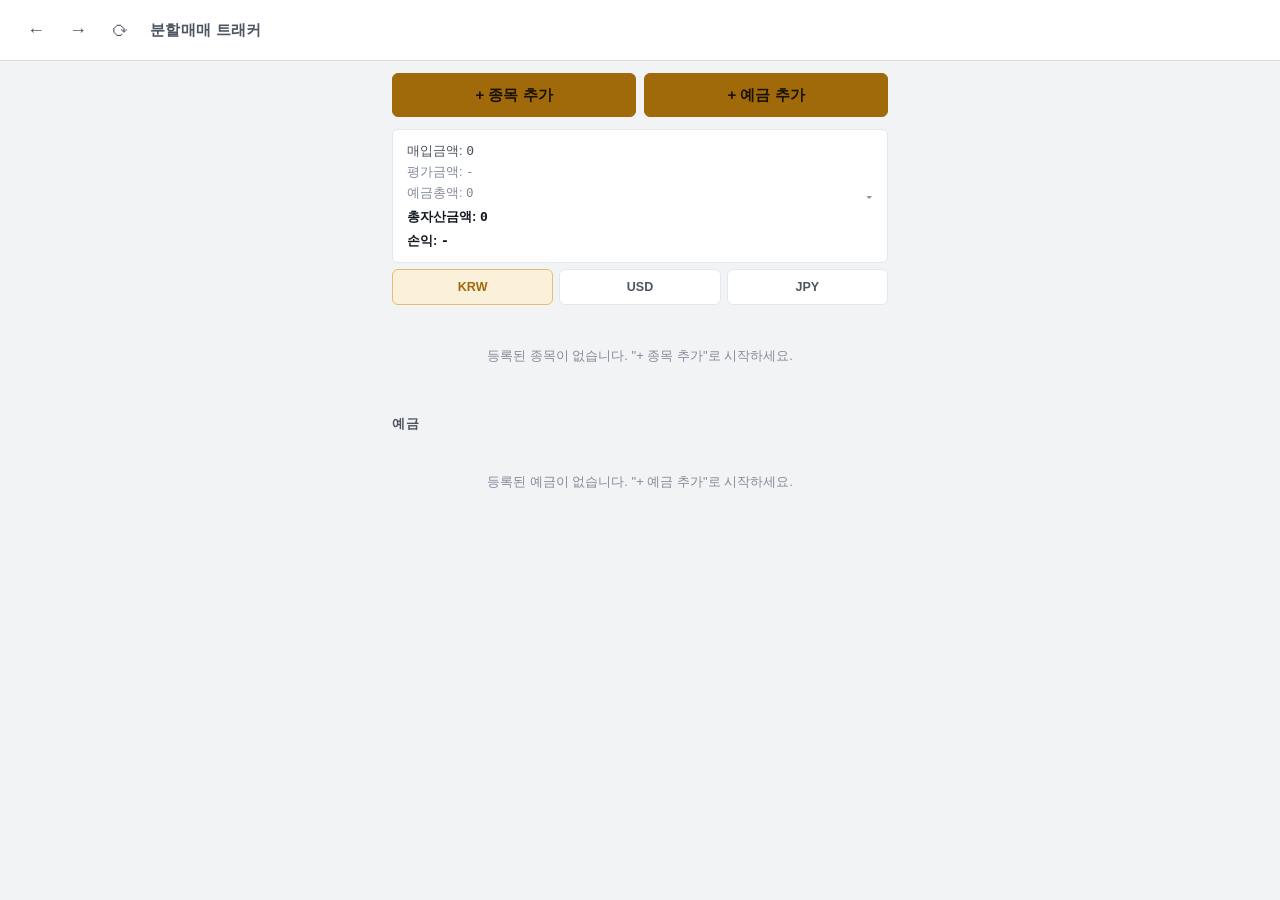
<file: index.html>
<!DOCTYPE html>
<html lang="ko">
<head>
<meta charset="UTF-8" />
<meta name="viewport" content="width=device-width, initial-scale=1, maximum-scale=1, user-scalable=no, viewport-fit=cover" />
<title>분할매매 의사결정 보조 도구</title>
<meta name="description" content="ATR 기반 분할매수·분할매도 의사결정 보조 도구" />
<meta name="theme-color" content="#ffffff" />
<link rel="manifest" href="manifest.json" />
<link rel="icon" href="icons/icon-192.png" />
<link rel="apple-touch-icon" href="icons/icon-192.png" />
<meta name="apple-mobile-web-app-capable" content="yes" />
<meta name="apple-mobile-web-app-status-bar-style" content="default" />
<meta name="apple-mobile-web-app-title" content="분할매매" />
<link rel="stylesheet" href="style.css" />
</head>
<body>

<header class="app-header">
  <div class="header-nav">
    <button id="btn-nav-back" class="icon-btn" aria-label="뒤로가기">←</button>
    <button id="btn-nav-forward" class="icon-btn" aria-label="앞으로가기">→</button>
    <button id="btn-nav-refresh" class="icon-btn" aria-label="새로고침">⟳</button>
  </div>
  <h1 id="header-title">분할매매 트래커</h1>
</header>

<main id="main-content">

  <!-- 화면 1: 종목 목록 -->
  <section id="view-list">
    <div class="list-toolbar">
      <button id="btn-add-stock" class="btn btn-primary">+ 종목 추가</button>
      <button id="btn-add-deposit" class="btn btn-primary">+ 예금 추가</button>
    </div>

    <div class="total-summary-block">
      <button id="btn-toggle-total" class="total-summary-toggle">
        <div class="total-lines">
          <div class="total-line">매입금액: <span id="total-cost-sum" class="mono">-</span></div>
          <div class="total-line total-eval-line">평가금액: <span id="total-eval-sum" class="mono">-</span></div>
          <div class="total-line total-eval-line">예금총액: <span id="total-deposit-sum" class="mono">-</span></div>
          <div class="total-line total-highlight-line">총자산금액: <span id="total-asset-sum" class="mono">-</span></div>
          <div class="total-line total-highlight-line">손익: <span id="total-pnl-sum" class="mono">-</span></div>
        </div>
        <span class="chevron" id="total-chevron">▾</span>
      </button>
      <div class="currency-switch" id="currency-switch">
        <button type="button" class="currency-pill" data-currency="KRW">KRW</button>
        <button type="button" class="currency-pill" data-currency="USD">USD</button>
        <button type="button" class="currency-pill" data-currency="JPY">JPY</button>
      </div>
      <p class="total-missing-note" id="total-missing-note" hidden></p>
      <p class="total-missing-note" id="total-eval-missing-note" hidden></p>
      <p class="total-missing-note" id="total-deposit-missing-note" hidden></p>
    </div>
    <div id="total-summary-detail" class="total-summary-detail" hidden>
      <div id="total-detail-rows"></div>
      <div id="total-deposit-detail-rows"></div>
      <div class="fx-settings">
        <p class="fx-status" id="fx-status"></p>
        <div id="fx-rate-rows"></div>
        <div class="fx-actions">
          <button type="button" id="btn-fx-refresh" class="link-btn">환율 자동 새로고침</button>
          <button type="button" id="btn-fx-save" class="btn btn-secondary btn-block">수동 입력 환율 저장</button>
        </div>
      </div>
      <button type="button" id="btn-export-data" class="btn btn-secondary btn-block">데이터 내보내기 (다른 기기로 옮기기용)</button>
    </div>

    <div id="stock-list" class="stock-list"></div>
    <p id="stock-list-empty" class="empty-hint" hidden>등록된 종목이 없습니다. "+ 종목 추가"로 시작하세요.</p>

    <h2 class="list-section-title">예금</h2>
    <div id="deposit-list" class="deposit-list"></div>
    <p id="deposit-list-empty" class="empty-hint" hidden>등록된 예금이 없습니다. "+ 예금 추가"로 시작하세요.</p>
  </section>

  <!-- 화면 2: 종목 상세 -->
  <section id="view-detail" hidden>

    <!-- 1. 보유 현황 -->
    <section class="panel">
      <div class="holding-summary-grid">
        <div class="summary-item">
          <span class="summary-label">평균단가</span>
          <span class="summary-value mono" id="d-avg-price">-</span>
        </div>
        <div class="summary-item">
          <span class="summary-label">보유수량</span>
          <span class="summary-value mono" id="d-qty">-</span>
        </div>
        <div class="summary-item">
          <span class="summary-label">매입금액</span>
          <span class="summary-value mono" id="d-cost-basis">-</span>
        </div>
        <div class="summary-item" id="d-pnl-wrap">
          <span class="summary-label">평가손익 / 수익률</span>
          <span class="summary-value mono" id="d-pnl">현재가 미입력</span>
        </div>
      </div>
    </section>

    <!-- 2. 신호등 -->
    <div id="signal-banner" class="signal-banner" hidden>
      <span id="signal-text"></span>
    </div>

    <!-- 3. 입력 3칸 -->
    <section class="panel">
      <h2 class="panel-title">오늘의 입력</h2>
      <div class="field-group">
        <label for="input-current-price">현재가</label>
        <input type="number" id="input-current-price" inputmode="decimal" step="0.01" />
      </div>
      <div class="field-group">
        <label for="input-atr">ATR(14)</label>
        <input type="number" id="input-atr" inputmode="decimal" step="0.01" />
      </div>
      <div class="field-group">
        <label for="input-post-high">보유 후 최고가</label>
        <input type="number" id="input-post-high" inputmode="decimal" step="0.01" />
        <label class="toggle-inline">
          <input type="checkbox" id="input-auto-update-high" />
          현재가 입력 시 자동 갱신
        </label>
      </div>
    </section>

    <!-- 4. 매매 기준 -->
    <section class="panel">
      <h2 class="panel-title">매매 기준</h2>
      <div class="criteria-row criteria-buy">
        <span class="criteria-label">다음 매수가</span>
        <span class="criteria-value mono" id="d-next-buy">-</span>
      </div>
      <div class="criteria-row criteria-profit">
        <span class="criteria-label">익절가</span>
        <span class="criteria-value mono" id="d-take-profit">-</span>
      </div>
      <div class="criteria-row criteria-stop">
        <span class="criteria-label">추적 손절선</span>
        <span class="criteria-value mono" id="d-trailing-stop">-</span>
      </div>
    </section>

    <!-- 5. 하락 구간 -->
    <section class="panel">
      <h2 class="panel-title">보유 후 최고가 대비 위치</h2>
      <p class="drawdown-line" id="drawdown-current-line">보유 후 최고가 정보가 없습니다.</p>
      <button id="btn-toggle-drawdown" class="link-btn">하락 구간 더보기 ▾</button>
      <div id="drawdown-table-wrap" class="table-wrap" hidden>
        <table class="data-table">
          <thead><tr><th>구간</th><th>가격</th></tr></thead>
          <tbody id="drawdown-body"></tbody>
        </table>
      </div>
    </section>

    <!-- 6. 부분 매도 시뮬레이션 -->
    <section class="panel">
      <h2 class="panel-title">부분 매도 시뮬레이션</h2>
      <div class="table-wrap">
        <table class="data-table">
          <thead><tr><th>비율</th><th>수량</th><th>실현손익</th></tr></thead>
          <tbody id="partial-sell-body"></tbody>
        </table>
      </div>
      <div class="field-group inline-field">
        <label for="input-custom-pct">직접 입력 (%)</label>
        <input type="number" id="input-custom-pct" inputmode="decimal" min="0" max="100" step="1" />
      </div>
      <p class="inline-result" id="custom-pct-result"></p>
    </section>

    <!-- 8. 거래 이력 -->
    <section class="panel">
      <h2 class="panel-title">거래 이력</h2>
      <p class="tx-hint">행을 탭하면 수정하거나 삭제할 수 있습니다.</p>
      <div class="table-wrap">
        <table class="data-table">
          <thead><tr><th>구분</th><th>날짜</th><th>단가</th><th>수량</th><th>실현손익</th><th></th></tr></thead>
          <tbody id="tx-body"></tbody>
        </table>
      </div>
      <p id="tx-empty" class="empty-hint" hidden>거래 이력이 없습니다.</p>
      <button id="btn-toggle-tx-all" class="link-btn" hidden>전체 보기 ▾</button>
    </section>

    <!-- 9. 종목 설정 -->
    <details class="panel settings-details" id="settings-details">
      <summary class="panel-title">종목 설정</summary>
      <div class="field-group">
        <label for="settings-name">종목명</label>
        <input type="text" id="settings-name" />
      </div>
      <div class="field-group">
        <label for="settings-currency">통화</label>
        <input type="text" id="settings-currency" />
      </div>
      <div class="field-group">
        <label for="settings-buy-mult">매수 ATR 배수</label>
        <input type="number" id="settings-buy-mult" inputmode="decimal" step="0.1" min="0" />
      </div>
      <div class="field-group">
        <label for="settings-sell-mult">매도(익절) ATR 배수</label>
        <input type="number" id="settings-sell-mult" inputmode="decimal" step="0.1" min="0" />
      </div>
      <div class="field-group">
        <label for="settings-stop-mult">추적 손절 ATR 배수</label>
        <input type="number" id="settings-stop-mult" inputmode="decimal" step="0.1" min="0" />
      </div>
      <button id="btn-save-settings" class="btn btn-secondary btn-block">설정 저장</button>
      <div class="settings-danger-zone">
        <button id="btn-reset-stock" class="btn btn-danger btn-block">종목 초기화 (거래이력 전체 삭제)</button>
        <button id="btn-delete-stock" class="btn btn-danger btn-block">종목 삭제</button>
      </div>
    </details>

  </section>

</main>

<!-- 하단 고정 버튼 (종목 상세에서만 노출) -->
<div id="sticky-actions" class="sticky-actions" hidden>
  <button id="btn-open-buy" class="btn btn-buy">매수 추가</button>
  <button id="btn-open-sell" class="btn btn-sell">매도 추가</button>
</div>

<!-- 거래 입력/수정 모달 -->
<div id="modal-tx" class="modal-overlay" hidden>
  <div class="modal-box">
    <h3 id="modal-tx-title">매수 추가</h3>
    <div class="field-group">
      <label for="tx-date">날짜</label>
      <input type="date" id="tx-date" />
    </div>
    <div class="field-group">
      <label for="tx-price">단가</label>
      <input type="number" id="tx-price" inputmode="decimal" step="0.01" min="0" />
    </div>
    <div class="field-group">
      <label for="tx-qty">수량</label>
      <input type="number" id="tx-qty" inputmode="decimal" step="0.0001" min="0" />
    </div>
    <div class="modal-actions">
      <button id="btn-tx-delete" class="btn btn-danger" hidden>삭제</button>
      <button id="btn-tx-cancel" class="btn btn-secondary">취소</button>
      <button id="btn-tx-save" class="btn btn-primary">저장</button>
    </div>
  </div>
</div>

<!-- 종목 추가 모달 -->
<div id="modal-add-stock" class="modal-overlay" hidden>
  <div class="modal-box">
    <h3>종목 추가</h3>
    <div class="field-group">
      <label for="add-stock-name">종목명</label>
      <input type="text" id="add-stock-name" placeholder="예: 삼성전자" />
    </div>
    <div class="field-group">
      <label for="add-stock-currency">통화</label>
      <input type="text" id="add-stock-currency" value="KRW" />
    </div>
    <div class="modal-actions">
      <button id="btn-add-stock-cancel" class="btn btn-secondary">취소</button>
      <button id="btn-add-stock-save" class="btn btn-primary">추가</button>
    </div>
  </div>
</div>

<!-- 예금 추가/수정 모달 -->
<div id="modal-deposit" class="modal-overlay" hidden>
  <div class="modal-box">
    <h3 id="modal-deposit-title">예금 추가</h3>
    <div class="field-group">
      <label for="deposit-account-name">계좌명</label>
      <input type="text" id="deposit-account-name" placeholder="예: 우리은행 예금" />
    </div>
    <div class="field-group">
      <label for="deposit-amount">예금액</label>
      <input type="number" id="deposit-amount" inputmode="decimal" step="0.01" min="0" />
    </div>
    <div class="field-group">
      <label for="deposit-currency">통화</label>
      <input type="text" id="deposit-currency" value="KRW" />
    </div>
    <div class="modal-actions">
      <button id="btn-deposit-delete" class="btn btn-danger" hidden>삭제</button>
      <button id="btn-deposit-cancel" class="btn btn-secondary">취소</button>
      <button id="btn-deposit-save" class="btn btn-primary">저장</button>
    </div>
  </div>
</div>

<!-- 공용 확인 모달 -->
<div id="modal-confirm" class="modal-overlay" hidden>
  <div class="modal-box">
    <p id="confirm-message" class="modal-message"></p>
    <div class="modal-actions">
      <button id="confirm-cancel" class="btn btn-secondary">취소</button>
      <button id="confirm-ok" class="btn btn-danger">확인</button>
    </div>
  </div>
</div>

<!-- 마이그레이션 확인 모달 -->
<div id="modal-migration" class="modal-overlay" hidden>
  <div class="modal-box">
    <p class="modal-message">기존 코스피200/QQQ 그리드 데이터를 발견했습니다. 새 구조(종목 등록형)로 변환할까요? 거래 이력은 그대로 보존됩니다.</p>
    <div class="modal-actions">
      <button id="migration-skip" class="btn btn-secondary">건너뛰기</button>
      <button id="migration-ok" class="btn btn-primary">변환하기</button>
    </div>
  </div>
</div>

<div id="toast" class="toast" hidden></div>

<script src="app.js"></script>
</body>
</html>
</file>
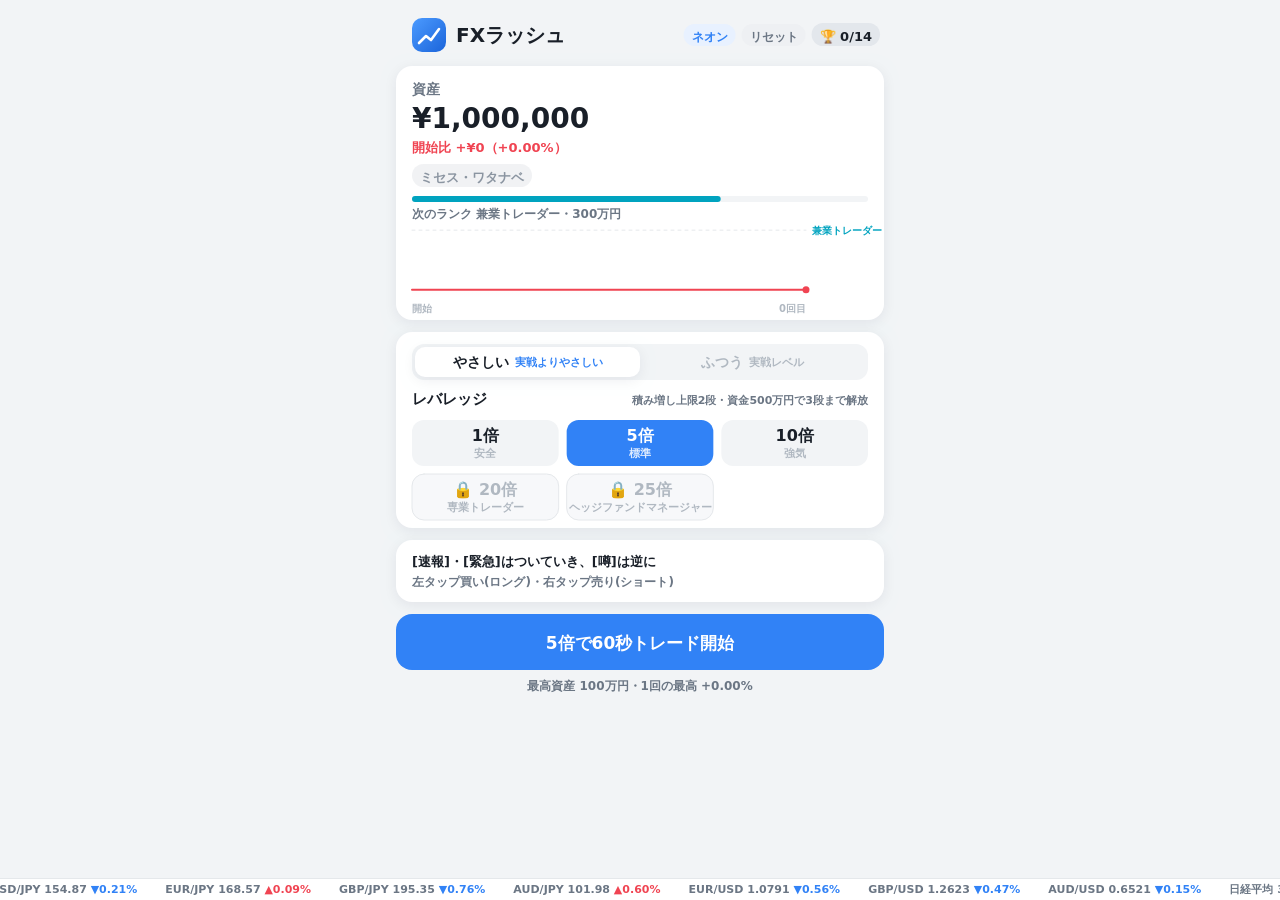
<file: fx/index.html>
<!doctype html>
<html lang="ja">
<head>
<meta charset="utf-8">
<meta name="viewport" content="width=device-width, initial-scale=1, viewport-fit=cover, user-scalable=no">
<title>FXラッシュ</title>
<style>
  html, body { margin: 0; height: 100%; background: #070a14; overflow: hidden; touch-action: none;
    -webkit-user-select: none; user-select: none; }
  canvas { display: block; }
  /* 인트로 (로딩 겸용): 테마와 상관없이 흰 바탕 */
  #intro { position: fixed; inset: 0; z-index: 10; background: #fff; display: flex; align-items: center;
    justify-content: center; transition: opacity .3s; font-family: -apple-system, 'Hiragino Sans', 'Noto Sans JP', 'Yu Gothic', sans-serif; }
  #intro.out { opacity: 0; }
  #intro .sc { position: absolute; text-align: center; opacity: 0; }
  #studio { animation: studio 1.2s ease forwards; color: #2b2f36; }
  #studio svg { display: block; margin: 0 auto 10px; }
  #studio b { font-size: 22px; font-weight: 800; letter-spacing: .12em; animation: track 1.2s ease forwards; }
  #title { animation: title .6s ease 1.25s forwards; }
  #title b { display: block; font-size: 44px; font-weight: 900; color: #000; letter-spacing: .02em; }
  #title span { display: block; margin-top: 8px; font-size: 14px; color: #6b7280; font-weight: 600; }
  @keyframes studio { 0% { opacity: 0 } 40% { opacity: 1 } 75% { opacity: 1 } 100% { opacity: 0 } }
  @keyframes track { from { letter-spacing: .12em } to { letter-spacing: .3em } }
  @keyframes title { from { opacity: 0; transform: translateY(14px) } to { opacity: 1; transform: none } }
</style>
</head>
<body>
<div id="intro">
  <div class="sc" id="studio">
    <svg width="30" height="28" viewBox="0 0 30 28" aria-hidden="true">
      <line x1="9" y1="2" x2="9" y2="24" stroke="#e5383b" stroke-width="2"/><rect x="5" y="7" width="8" height="13" rx="1" fill="#e5383b"/>
      <line x1="21" y1="4" x2="21" y2="26" stroke="#2563eb" stroke-width="2"/><rect x="17" y="9" width="8" height="12" rx="1" fill="#2563eb"/>
    </svg>
    <b>KUNOH STUDIO</b>
  </div>
  <div class="sc" id="title"><b>FXラッシュ</b><span>USD/JPY 60秒トレード</span></div>
</div>
<script>
  // 인트로: 약 2.8초 뒤(그리고 파일을 다 받은 뒤) 로비로, 탭·키 입력이면 즉시 넘김
  (function () {
    var el = document.getElementById('intro'), done = false, timeUp = false, loaded = false;
    function close(now) {
      if (done) return; done = true;
      if (now) { el.remove(); return; }
      el.className = 'out'; setTimeout(function () { el.remove(); }, 320);
    }
    function tryAuto() { if (timeUp && loaded) close(false); }
    el.addEventListener('pointerdown', function (e) { e.preventDefault(); e.stopPropagation(); close(true); });
    addEventListener('keydown', function (e) { if (!done) { e.stopImmediatePropagation(); close(true); } }, true);
    addEventListener('load', function () { loaded = true; tryAuto(); });
    setTimeout(function () { timeUp = true; tryAuto(); }, 2800);
    // 타이틀 등장 효과음: 막히면 조용히 넘어감 (기다리지 않음)
    setTimeout(function () {
      if (done) return;
      try {
        var A = window.AudioContext || window.webkitAudioContext; if (!A) return;
        var ac = new A();
        if (ac.state !== 'running') { var r = ac.resume(); if (r && r.catch) r.catch(function () {}); }
        [[880, 0], [1318.5, 0.08]].forEach(function (n) {
          var t = ac.currentTime + n[1], o = ac.createOscillator(), gn = ac.createGain();
          o.type = 'sine'; o.frequency.setValueAtTime(n[0], t);
          gn.gain.setValueAtTime(0.0001, t); gn.gain.exponentialRampToValueAtTime(0.12, t + 0.015);
          gn.gain.exponentialRampToValueAtTime(0.0001, t + 0.6);
          o.connect(gn).connect(ac.destination); o.start(t); o.stop(t + 0.65);
        });
        setTimeout(function () { try { ac.close(); } catch (e) {} }, 1000);
      } catch (e) {}
    }, 1250);
  })();
</script>
<canvas id="c"></canvas>
<script src="content.js?v=2"></script>
<script src="game.js?v=8"></script>
<script>
  // 기본 디자인은 증권사 앱, 메뉴에서 네온으로 바꿀 수 있음
  var theme = 'mts';
  try { theme = localStorage.getItem('fxrush-theme') || 'mts'; } catch (e) {}
  if (theme !== 'neon') document.write('<script src="mts.js?v=6"><\/script>');
</script>
</body>
</html>
</file>
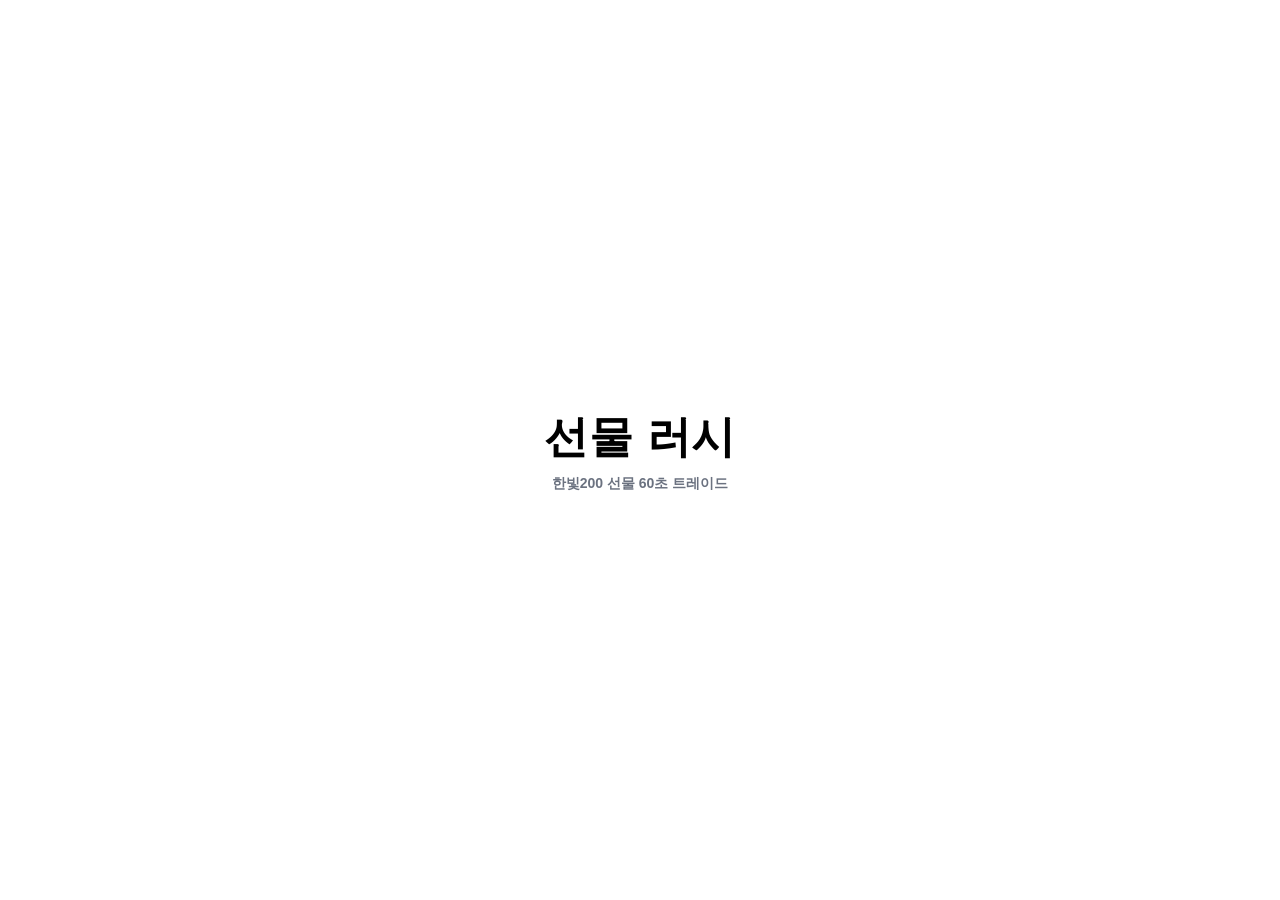
<file: rush/index.html>
<!doctype html>
<html lang="ko">
<head>
<meta charset="utf-8">
<meta name="viewport" content="width=device-width, initial-scale=1, viewport-fit=cover, user-scalable=no">
<title>선물 러시</title>
<style>
  html, body { margin: 0; height: 100%; background: #070a14; overflow: hidden; touch-action: none;
    -webkit-user-select: none; user-select: none; }
  canvas { display: block; }
  /* 인트로 (로딩 겸용): 테마와 상관없이 흰 바탕 */
  #intro { position: fixed; inset: 0; z-index: 10; background: #fff; display: flex; align-items: center;
    justify-content: center; transition: opacity .3s; font-family: -apple-system, 'Apple SD Gothic Neo', 'Noto Sans KR', 'Malgun Gothic', sans-serif; }
  #intro.out { opacity: 0; }
  #intro .sc { position: absolute; text-align: center; opacity: 0; }
  #studio { animation: studio 1.2s ease forwards; color: #2b2f36; }
  #studio svg { display: block; margin: 0 auto 10px; }
  #studio b { font-size: 22px; font-weight: 800; letter-spacing: .12em; animation: track 1.2s ease forwards; }
  #title { animation: title .6s ease 1.25s forwards; }
  #title b { display: block; font-size: 44px; font-weight: 900; color: #000; letter-spacing: .02em; }
  #title span { display: block; margin-top: 8px; font-size: 14px; color: #6b7280; font-weight: 600; }
  @keyframes studio { 0% { opacity: 0 } 40% { opacity: 1 } 75% { opacity: 1 } 100% { opacity: 0 } }
  @keyframes track { from { letter-spacing: .12em } to { letter-spacing: .3em } }
  @keyframes title { from { opacity: 0; transform: translateY(14px) } to { opacity: 1; transform: none } }
</style>
</head>
<body>
<div id="intro">
  <div class="sc" id="studio">
    <svg width="30" height="28" viewBox="0 0 30 28" aria-hidden="true">
      <line x1="9" y1="2" x2="9" y2="24" stroke="#e5383b" stroke-width="2"/><rect x="5" y="7" width="8" height="13" rx="1" fill="#e5383b"/>
      <line x1="21" y1="4" x2="21" y2="26" stroke="#2563eb" stroke-width="2"/><rect x="17" y="9" width="8" height="12" rx="1" fill="#2563eb"/>
    </svg>
    <b>KUNOH STUDIO</b>
  </div>
  <div class="sc" id="title"><b>선물 러시</b><span>한빛200 선물 60초 트레이드</span></div>
</div>
<script>
  // 인트로: 약 2.8초 뒤(그리고 파일을 다 받은 뒤) 로비로, 탭·키 입력이면 즉시 넘김
  (function () {
    var el = document.getElementById('intro'), done = false, timeUp = false, loaded = false;
    function close(now) {
      if (done) return; done = true;
      if (now) { el.remove(); return; }
      el.className = 'out'; setTimeout(function () { el.remove(); }, 320);
    }
    function tryAuto() { if (timeUp && loaded) close(false); }
    el.addEventListener('pointerdown', function (e) { e.preventDefault(); e.stopPropagation(); close(true); });
    addEventListener('keydown', function (e) { if (!done) { e.stopImmediatePropagation(); close(true); } }, true);
    addEventListener('load', function () { loaded = true; tryAuto(); });
    setTimeout(function () { timeUp = true; tryAuto(); }, 2800);
    // 타이틀 등장 효과음: 막히면 조용히 넘어감 (기다리지 않음)
    setTimeout(function () {
      if (done) return;
      try {
        var A = window.AudioContext || window.webkitAudioContext; if (!A) return;
        var ac = new A();
        if (ac.state !== 'running') { var r = ac.resume(); if (r && r.catch) r.catch(function () {}); }
        [[880, 0], [1318.5, 0.08]].forEach(function (n) {
          var t = ac.currentTime + n[1], o = ac.createOscillator(), gn = ac.createGain();
          o.type = 'sine'; o.frequency.setValueAtTime(n[0], t);
          gn.gain.setValueAtTime(0.0001, t); gn.gain.exponentialRampToValueAtTime(0.12, t + 0.015);
          gn.gain.exponentialRampToValueAtTime(0.0001, t + 0.6);
          o.connect(gn).connect(ac.destination); o.start(t); o.stop(t + 0.65);
        });
        setTimeout(function () { try { ac.close(); } catch (e) {} }, 1000);
      } catch (e) {}
    }, 1250);
  })();
</script>
<canvas id="c"></canvas>
<script src="game.js?v=37"></script>
<script>
  // 기본 디자인은 증권사 앱, 메뉴에서 네온으로 바꿀 수 있음
  var theme = 'mts';
  try { theme = localStorage.getItem('futures-theme') || 'mts'; } catch (e) {}
  if (theme !== 'neon') document.write('<script src="mts.js?v=21"><\/script>');
</script>
</body>
</html>
</file>
<file: style.css>
:root {
  --bg: #f2f3f5;
  --bg-elevated: #ffffff;
  --bg-card: #ffffff;
  --border: #d5d9e0;
  --border-soft: #e4e7ec;
  --text: #14181f;
  --text-dim: #4d5561;
  --text-faint: #838b99;

  --amber: #a06a0a;
  --amber-soft: #fbf0d9;
  --amber-border: #e3bd75;

  --teal: #0e8a73;
  --teal-soft: #e0f4f0;
  --teal-border: #8ed4c5;

  --green: #1a9a52;
  --red: #cf3a3a;
  --orange: #c06a0a;
  --yellow: #93820a;

  --red-soft: #fbe3e3;
  --red-border: #eaa8a8;
  --orange-soft: #fbebd9;
  --orange-border: #e3b875;
  --green-soft: #e0f5e8;
  --green-border: #8ed9ac;
  --yellow-soft: #f7f2d9;
  --yellow-border: #d9c875;

  --radius: 10px;
  --radius-sm: 6px;
  font-size: 16px;
}

* {
  box-sizing: border-box;
}

html, body {
  margin: 0;
  padding: 0;
  background: var(--bg);
  color: var(--text);
  font-family: -apple-system, BlinkMacSystemFont, "Segoe UI", "Pretendard", "Malgun Gothic", sans-serif;
  -webkit-tap-highlight-color: transparent;
}

body {
  padding-bottom: 88px;
  min-height: 100vh;
}

.mono, .summary-value, .criteria-value, .data-table td,
input[type="number"] {
  font-family: "SFMono-Regular", "Consolas", "Menlo", "Roboto Mono", monospace;
}

/* Header */
.app-header {
  position: sticky;
  top: 0;
  z-index: 10;
  background: var(--bg-elevated);
  border-bottom: 1px solid var(--border);
  padding: 10px 16px;
  display: flex;
  align-items: center;
  gap: 10px;
}

.app-header h1 {
  font-size: 15px;
  font-weight: 600;
  margin: 0;
  color: var(--text-dim);
  letter-spacing: 0.02em;
  overflow: hidden;
  text-overflow: ellipsis;
  white-space: nowrap;
}

.header-nav {
  display: flex;
  align-items: center;
  gap: 2px;
  flex-shrink: 0;
}

.icon-btn {
  min-width: 40px;
  min-height: 40px;
  background: transparent;
  border: none;
  color: var(--text-dim);
  font-size: 18px;
  cursor: pointer;
  border-radius: var(--radius-sm);
}

.icon-btn:active {
  background: var(--bg);
  color: var(--text);
}

.icon-btn[hidden] {
  display: none;
}

/* Layout */
#main-content {
  max-width: 520px;
  margin: 0 auto;
  padding: 12px;
}

.panel {
  background: var(--bg-card);
  border: 1px solid var(--border-soft);
  border-radius: var(--radius);
  padding: 16px;
  margin-bottom: 12px;
}

.panel-title {
  font-size: 13px;
  font-weight: 600;
  color: var(--text-dim);
  margin: 0 0 12px;
  text-transform: uppercase;
  letter-spacing: 0.04em;
}

/* Fields */
.field-group {
  margin-bottom: 14px;
}

.field-group:last-child {
  margin-bottom: 0;
}

.field-group label {
  display: block;
  font-size: 13px;
  color: var(--text-dim);
  margin-bottom: 6px;
}

input[type="number"], input[type="text"], input[type="date"] {
  width: 100%;
  min-height: 44px;
  padding: 10px 12px;
  background: var(--bg);
  border: 1px solid var(--border);
  border-radius: var(--radius-sm);
  color: var(--text);
  font-size: 16px;
}

input:focus {
  outline: none;
  border-color: var(--amber);
}

.toggle-inline {
  display: flex;
  align-items: center;
  gap: 8px;
  margin-top: 10px;
  font-size: 13px;
  color: var(--text-dim);
  min-height: 44px;
}

.toggle-inline input[type="checkbox"] {
  width: 20px;
  height: 20px;
  accent-color: var(--amber);
}

.inline-field {
  display: flex;
  align-items: flex-end;
  gap: 10px;
}

.inline-field .field-group {
  flex: 1;
  margin-bottom: 0;
}

.inline-result {
  margin: 10px 0 0;
  font-size: 13px;
  color: var(--text-dim);
}

/* Buttons */
.btn {
  min-height: 44px;
  padding: 10px 16px;
  border-radius: var(--radius-sm);
  border: 1px solid var(--border);
  background: var(--bg-elevated);
  color: var(--text);
  font-size: 15px;
  font-weight: 600;
  cursor: pointer;
}

.btn:active {
  filter: brightness(1.15);
}

.btn:disabled {
  opacity: 0.4;
  cursor: not-allowed;
}

.btn-block {
  width: 100%;
  display: block;
}

.btn-primary {
  background: var(--amber);
  border-color: var(--amber);
  color: #1a1206;
}

.btn-secondary {
  background: var(--bg-elevated);
  border-color: var(--border);
  color: var(--text);
}

.btn-buy {
  background: var(--amber-soft);
  border-color: var(--amber-border);
  color: var(--amber);
}

.btn-sell {
  background: var(--teal-soft);
  border-color: var(--teal-border);
  color: var(--teal);
}

.btn-danger {
  background: transparent;
  border-color: var(--red-border);
  color: var(--red);
}

.link-btn {
  background: none;
  border: none;
  color: var(--amber);
  font-size: 13px;
  padding: 10px 0;
  cursor: pointer;
  min-height: 44px;
}

/* ---------- View: List ---------- */
.list-toolbar {
  display: flex;
  gap: 8px;
  margin-bottom: 12px;
}

.list-toolbar .btn {
  flex: 1;
}

.list-section-title {
  font-size: 13px;
  font-weight: 600;
  color: var(--text-dim);
  margin: 20px 0 10px;
  text-transform: uppercase;
  letter-spacing: 0.04em;
}

.total-summary-block {
  margin-bottom: 12px;
}

.total-summary-toggle {
  width: 100%;
  display: flex;
  align-items: center;
  justify-content: space-between;
  background: var(--bg-card);
  border: 1px solid var(--border-soft);
  border-radius: var(--radius-sm);
  padding: 12px 14px;
  color: var(--text-dim);
  font-size: 13px;
  min-height: 44px;
  cursor: pointer;
  margin-bottom: 6px;
}

.total-lines {
  display: flex;
  flex-direction: column;
  gap: 4px;
  text-align: left;
}

.total-line {
  white-space: nowrap;
}

.total-eval-line {
  color: var(--text-faint);
  font-size: 12.5px;
}

.total-highlight-line {
  font-weight: 700;
  color: var(--text);
  margin-top: 2px;
}

.currency-switch {
  display: flex;
  gap: 6px;
}

.currency-pill {
  flex: 1;
  min-height: 36px;
  background: var(--bg-card);
  border: 1px solid var(--border-soft);
  border-radius: var(--radius-sm);
  color: var(--text-dim);
  font-size: 12.5px;
  font-weight: 600;
  cursor: pointer;
}

.currency-pill.active {
  background: var(--amber-soft);
  border-color: var(--amber-border);
  color: var(--amber);
}

.total-missing-note {
  font-size: 11.5px;
  color: var(--orange);
  margin: 6px 2px 0;
}

.total-missing-note[hidden] {
  display: none;
}

.chevron {
  color: var(--text-faint);
  transition: transform 0.15s ease;
}

.chevron.open {
  transform: rotate(180deg);
}

.total-summary-detail {
  background: var(--bg);
  border: 1px solid var(--border-soft);
  border-top: none;
  border-radius: 0 0 var(--radius-sm) var(--radius-sm);
  padding: 10px 14px;
  margin-bottom: 12px;
}

.total-summary-detail[hidden] {
  display: none;
}

.total-detail-item {
  padding: 6px 0;
  border-bottom: 1px solid var(--border-soft);
}

.total-detail-item:last-child {
  border-bottom: none;
}

.total-detail-row {
  display: flex;
  justify-content: space-between;
  font-size: 13px;
  color: var(--text-dim);
}

.total-detail-eval-row {
  display: flex;
  justify-content: flex-end;
  gap: 4px;
  font-size: 12px;
  color: var(--text-faint);
  margin-top: 2px;
}

.fx-settings {
  margin-top: 10px;
  padding-top: 10px;
  border-top: 1px solid var(--border-soft);
}

.fx-status {
  font-size: 12px;
  color: var(--text-faint);
  margin: 0 0 10px;
}

.fx-rate-row {
  display: flex;
  align-items: center;
  gap: 8px;
  margin-bottom: 8px;
  font-size: 13px;
  color: var(--text-dim);
}

.fx-rate-row span {
  flex-shrink: 0;
}

.fx-rate-input {
  flex: 1;
  min-height: 40px;
  padding: 6px 10px;
  background: var(--bg-elevated);
  border: 1px solid var(--border);
  border-radius: var(--radius-sm);
  color: var(--text);
  font-family: "SFMono-Regular", "Consolas", "Menlo", "Roboto Mono", monospace;
  font-size: 14px;
}

.fx-rate-input:focus {
  outline: none;
  border-color: var(--amber);
}

.fx-actions {
  display: flex;
  flex-direction: column;
  gap: 8px;
  margin-top: 10px;
}

.stock-list {
  display: flex;
  flex-direction: column;
  gap: 10px;
}

.stock-card {
  display: block;
  width: 100%;
  text-align: left;
  background: var(--bg-card);
  border: 1px solid var(--border-soft);
  border-radius: var(--radius);
  padding: 14px;
  cursor: pointer;
  color: var(--text);
}

.stock-card-top {
  display: flex;
  align-items: center;
  gap: 8px;
  margin-bottom: 10px;
}

.stock-card-signal {
  font-size: 16px;
  line-height: 1;
}

.stock-card-name {
  font-size: 15px;
  font-weight: 700;
  flex: 1;
}

.stock-card-return {
  font-size: 14px;
  font-weight: 700;
}

.stock-card-menu {
  flex-shrink: 0;
  min-width: 32px;
  min-height: 32px;
  margin: -4px -6px -4px 0;
  background: transparent;
  border: none;
  color: var(--text-faint);
  font-size: 18px;
  line-height: 1;
  cursor: pointer;
  border-radius: var(--radius-sm);
}

.stock-card-menu:active {
  background: var(--bg);
  color: var(--text);
}

.stock-card-grid {
  display: grid;
  grid-template-columns: repeat(3, 1fr);
  gap: 6px;
}

.stock-card-item {
  display: flex;
  flex-direction: column;
  gap: 2px;
}

.stock-card-label {
  font-size: 11px;
  color: var(--text-faint);
}

.stock-card-value {
  font-size: 13px;
  color: var(--text);
}

.empty-hint {
  text-align: center;
  color: var(--text-faint);
  font-size: 13px;
  padding: 30px 0;
  margin: 0;
}

.currency-badge {
  display: inline-block;
  flex-shrink: 0;
  font-size: 10px;
  font-weight: 700;
  padding: 2px 7px;
  border-radius: 999px;
  background: var(--bg);
  border: 1px solid var(--border);
  color: var(--text-faint);
  letter-spacing: 0.02em;
}

.deposit-list {
  display: flex;
  flex-direction: column;
  gap: 10px;
}

.deposit-card {
  background: var(--bg-card);
  border: 1px solid var(--border-soft);
  border-radius: var(--radius);
  padding: 14px;
  color: var(--text);
}

.deposit-card-top {
  display: flex;
  align-items: center;
  gap: 8px;
  margin-bottom: 8px;
}

.deposit-card-name {
  font-size: 15px;
  font-weight: 700;
  flex: 1;
}

.deposit-card-menu {
  flex-shrink: 0;
  min-width: 32px;
  min-height: 32px;
  margin: -4px -6px -4px 0;
  background: transparent;
  border: none;
  color: var(--text-faint);
  font-size: 18px;
  line-height: 1;
  cursor: pointer;
  border-radius: var(--radius-sm);
}

.deposit-card-menu:active {
  background: var(--bg);
  color: var(--text);
}

.deposit-card-amount {
  font-size: 16px;
  font-weight: 700;
  color: var(--text);
}

/* ---------- View: Detail ---------- */
.holding-summary-grid {
  display: grid;
  grid-template-columns: 1fr 1fr;
  gap: 12px;
}

.summary-item {
  display: flex;
  flex-direction: column;
  gap: 4px;
}

.summary-label {
  font-size: 11px;
  color: var(--text-faint);
  text-transform: uppercase;
  letter-spacing: 0.03em;
}

.summary-value {
  font-size: 16px;
  font-weight: 700;
  color: var(--text);
}

/* Signal banner */
.signal-banner {
  border-radius: var(--radius);
  padding: 14px 16px;
  margin-bottom: 12px;
  font-size: 14px;
  font-weight: 700;
  display: flex;
  align-items: center;
  border: 1px solid var(--border);
}

.signal-banner[hidden] {
  display: none;
}

.signal-red {
  background: var(--red-soft);
  border-color: var(--red-border);
  color: var(--red);
}

.signal-orange {
  background: var(--orange-soft);
  border-color: var(--orange-border);
  color: var(--orange);
}

.signal-green {
  background: var(--green-soft);
  border-color: var(--green-border);
  color: var(--green);
}

.signal-yellow {
  background: var(--yellow-soft);
  border-color: var(--yellow-border);
  color: var(--yellow);
}

/* Criteria rows */
.criteria-row {
  display: flex;
  justify-content: space-between;
  align-items: center;
  padding: 10px 12px;
  border-radius: var(--radius-sm);
  border: 1px solid var(--border);
  margin-bottom: 8px;
}

.criteria-row:last-child {
  margin-bottom: 0;
}

.criteria-label {
  font-size: 13px;
  color: var(--text-dim);
}

.criteria-value {
  font-size: 15px;
  font-weight: 700;
  color: var(--text);
}

.criteria-buy {
  background: var(--amber-soft);
  border-color: var(--amber-border);
}

.criteria-buy .criteria-value {
  color: var(--amber);
}

.criteria-profit {
  background: var(--green-soft);
  border-color: var(--green-border);
}

.criteria-profit .criteria-value {
  color: var(--green);
}

.criteria-stop {
  background: var(--teal-soft);
  border-color: var(--teal-border);
}

.criteria-stop .criteria-value {
  color: var(--teal);
}

/* Drawdown */
.drawdown-line {
  font-size: 14px;
  color: var(--text);
  margin: 0 0 6px;
}

/* Tables */
.table-wrap {
  overflow-x: auto;
}

.data-table {
  width: 100%;
  border-collapse: collapse;
  font-size: 12.5px;
  min-width: 320px;
}

.data-table th {
  text-align: right;
  color: var(--text-faint);
  font-weight: 600;
  padding: 6px 8px;
  border-bottom: 1px solid var(--border);
  white-space: nowrap;
}

.data-table th:first-child,
.data-table td:first-child {
  text-align: center;
}

.data-table td {
  text-align: right;
  padding: 7px 8px;
  border-bottom: 1px solid var(--border-soft);
  white-space: nowrap;
  color: var(--text);
}

.data-table tbody tr[data-clickable] {
  cursor: pointer;
}

.data-table tbody tr[data-clickable]:active {
  background: var(--bg-elevated);
}

.tx-hint {
  font-size: 12px;
  color: var(--text-faint);
  margin: -6px 0 10px;
}

.tx-edit-hint {
  color: var(--text-faint) !important;
  text-align: center !important;
}

.badge-buy {
  color: var(--amber);
  font-weight: 700;
}

.badge-sell {
  color: var(--teal);
  font-weight: 700;
}

.pnl-pos {
  color: var(--green);
}

.pnl-neg {
  color: var(--red);
}

/* Settings (details/summary) */
.settings-details summary {
  cursor: pointer;
  list-style: none;
}

.settings-details summary::-webkit-details-marker {
  display: none;
}

.settings-details summary::after {
  content: '▸';
  float: right;
  color: var(--text-faint);
}

.settings-details[open] summary::after {
  content: '▾';
}

.settings-details .field-group {
  margin-top: 14px;
}

.settings-danger-zone {
  margin-top: 18px;
  padding-top: 14px;
  border-top: 1px solid var(--border-soft);
  display: flex;
  flex-direction: column;
  gap: 8px;
}

/* Sticky bottom actions */
.sticky-actions {
  position: fixed;
  bottom: 0;
  left: 0;
  right: 0;
  display: flex;
  gap: 8px;
  padding: 10px 12px calc(10px + env(safe-area-inset-bottom));
  background: var(--bg-elevated);
  border-top: 1px solid var(--border);
  z-index: 20;
}

.sticky-actions[hidden] {
  display: none;
}

.sticky-actions .btn {
  flex: 1;
}

/* Modal */
.modal-overlay {
  position: fixed;
  inset: 0;
  background: rgba(0, 0, 0, 0.6);
  display: flex;
  align-items: center;
  justify-content: center;
  z-index: 100;
  padding: 20px;
}

.modal-overlay[hidden] {
  display: none;
}

.modal-box {
  background: var(--bg-elevated);
  border: 1px solid var(--border);
  border-radius: var(--radius);
  padding: 20px;
  max-width: 380px;
  width: 100%;
  max-height: 85vh;
  overflow-y: auto;
}

.modal-box h3 {
  margin: 0 0 16px;
  font-size: 15px;
  color: var(--text);
}

.modal-message {
  font-size: 14px;
  color: var(--text);
  margin: 0 0 18px;
  line-height: 1.5;
}

.modal-actions {
  display: flex;
  gap: 8px;
  margin-top: 16px;
}

.modal-actions .btn {
  flex: 1;
}

/* Toast */
.toast {
  position: fixed;
  bottom: 100px;
  left: 50%;
  transform: translateX(-50%);
  background: var(--bg-elevated);
  border: 1px solid var(--border);
  color: var(--text);
  padding: 10px 18px;
  border-radius: 20px;
  font-size: 13px;
  z-index: 200;
  box-shadow: 0 4px 16px rgba(0, 0, 0, 0.4);
  max-width: 90vw;
  text-align: center;
}

@media (min-width: 480px) {
  .stock-card-grid {
    grid-template-columns: repeat(4, 1fr);
  }
}
</file>
